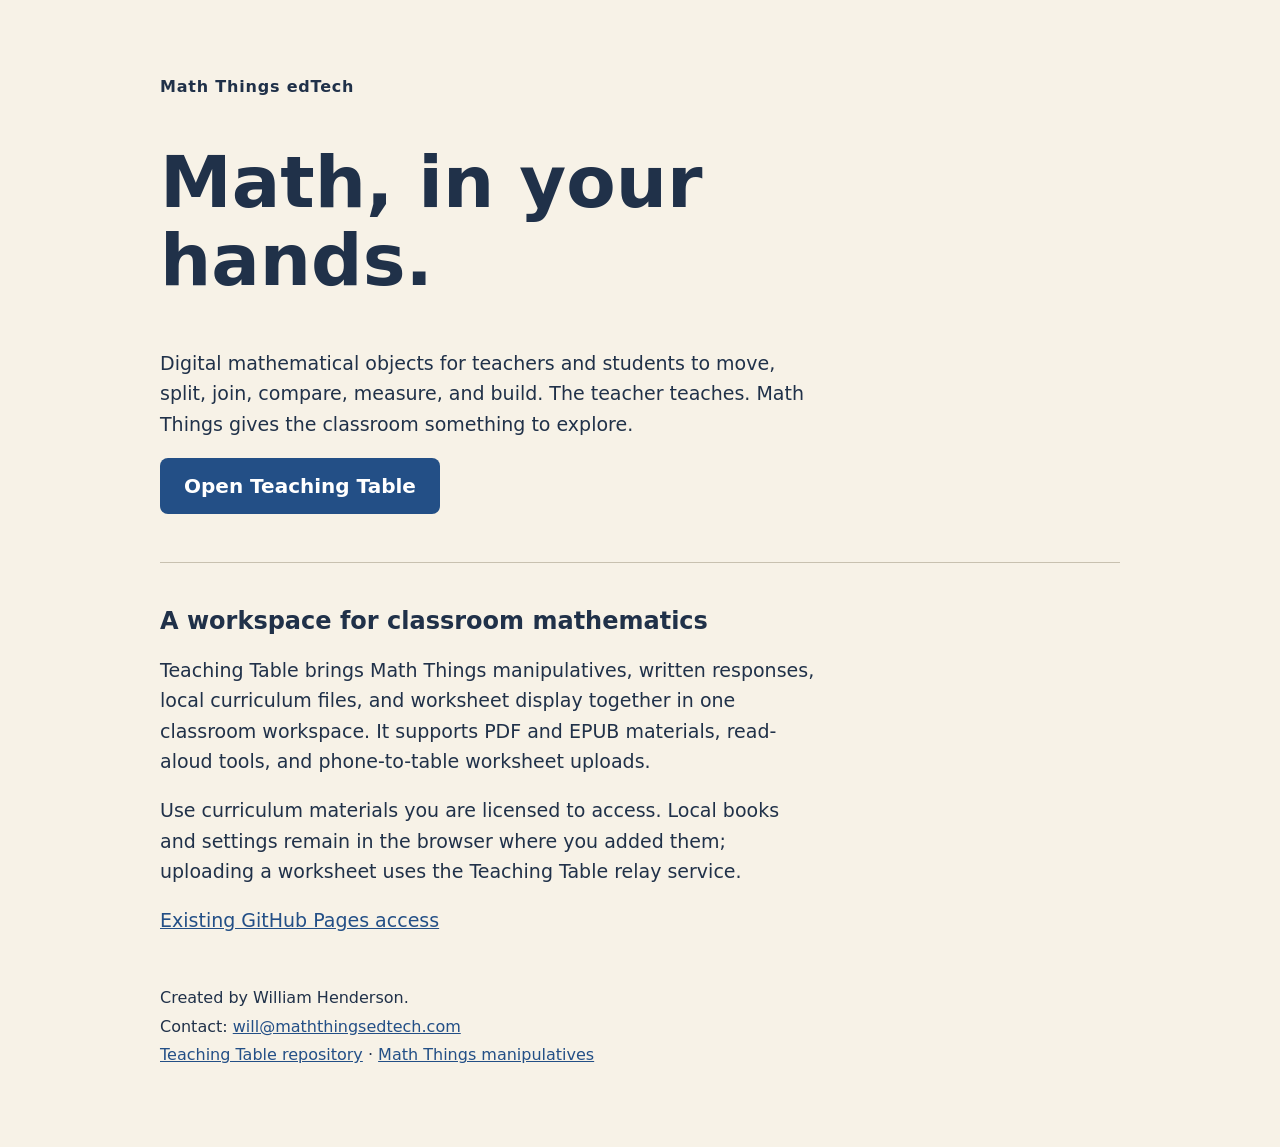
<file: deployment/company/index.html>
<!doctype html>
<html lang="en">
<head>
  <meta charset="utf-8">
  <meta name="viewport" content="width=device-width,initial-scale=1">
  <title>Math Things edTech — Math, in your hands</title>
  <meta name="description" content="Math Things edTech creates digital math manipulatives and Teaching Table, a classroom workspace for teachers.">
  <style>
    :root{color-scheme:light;font-family:system-ui,sans-serif;color:#203149;background:#f7f2e7}
    body{margin:0}main{max-width:960px;margin:auto;padding:clamp(24px,6vw,80px)}
    .brand{font-weight:750;letter-spacing:.05em}h1{font-size:clamp(40px,7vw,72px);line-height:1.08;max-width:700px}
    p{max-width:660px;font-size:19px;line-height:1.6}a{color:#234f86}
    .launch{display:inline-block;padding:16px 24px;background:#234f86;color:white;border-radius:8px;font-size:20px;font-weight:700;text-decoration:none}
    a:focus-visible{outline:3px solid #a85e23;outline-offset:5px}
    section{border-top:1px solid #c8c1b0;margin-top:48px;padding-top:24px}footer{margin-top:48px;font-size:16px;line-height:1.8}
  </style>
</head>
<body><main>
  <div class="brand">Math Things edTech</div>
  <h1>Math, in your hands.</h1>
  <p>Digital mathematical objects for teachers and students to move, split, join, compare, measure, and build. The teacher teaches. Math Things gives the classroom something to explore.</p>
  <a class="launch" href="https://app.maththingsedtech.com/">Open Teaching Table</a>
  <section>
    <h2>A workspace for classroom mathematics</h2>
    <p>Teaching Table brings Math Things manipulatives, written responses, local curriculum files, and worksheet display together in one classroom workspace. It supports PDF and EPUB materials, read-aloud tools, and phone-to-table worksheet uploads.</p>
    <p>Use curriculum materials you are licensed to access. Local books and settings remain in the browser where you added them; uploading a worksheet uses the Teaching Table relay service.</p>
    <p><a href="https://mrh-swes.github.io/i-ready-table/">Existing GitHub Pages access</a></p>
  </section>
  <footer>
    Created by William Henderson.<br>
    Contact: <a href="mailto:will@maththingsedtech.com">will@maththingsedtech.com</a><br>
    <a href="https://github.com/MrH-SWES/i-ready-table">Teaching Table repository</a> ·
    <a href="https://github.com/MrH-SWES/math-things">Math Things manipulatives</a>
  </footer>
</main></body>
</html>
</file>
